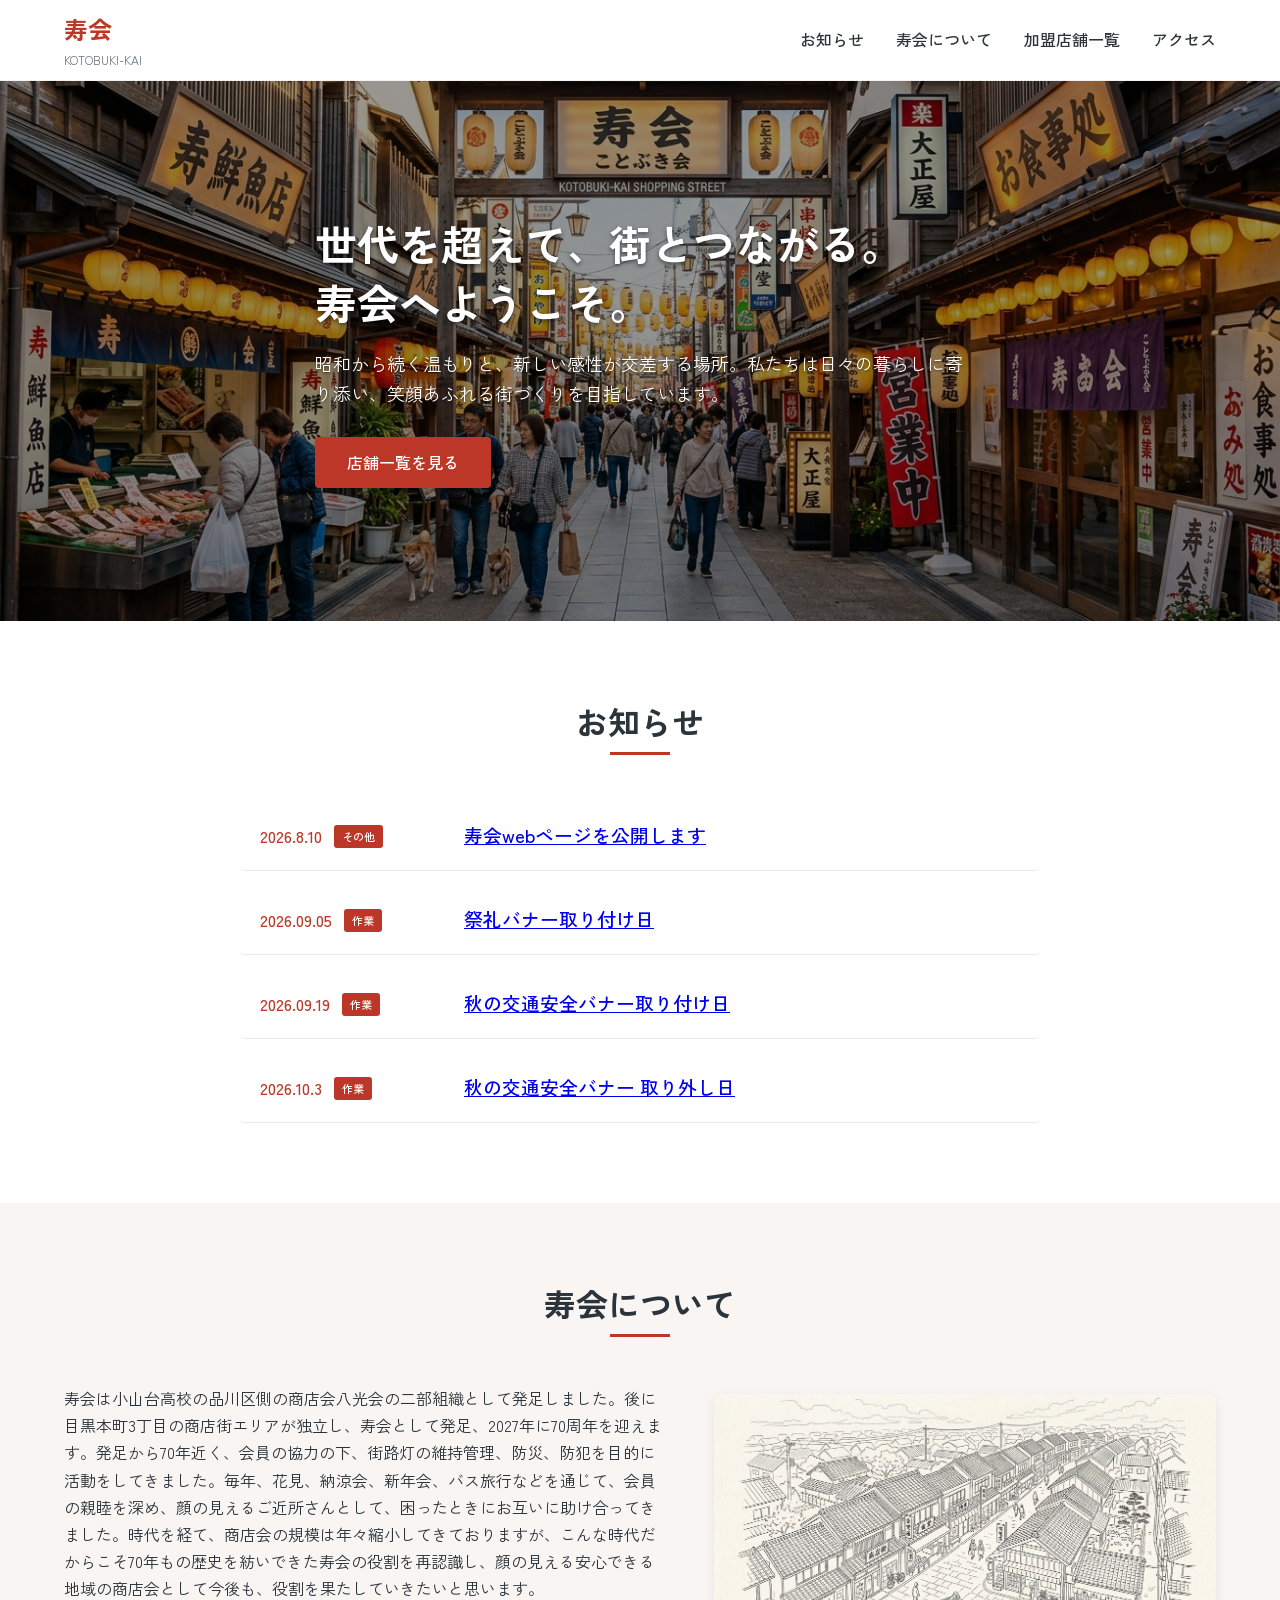
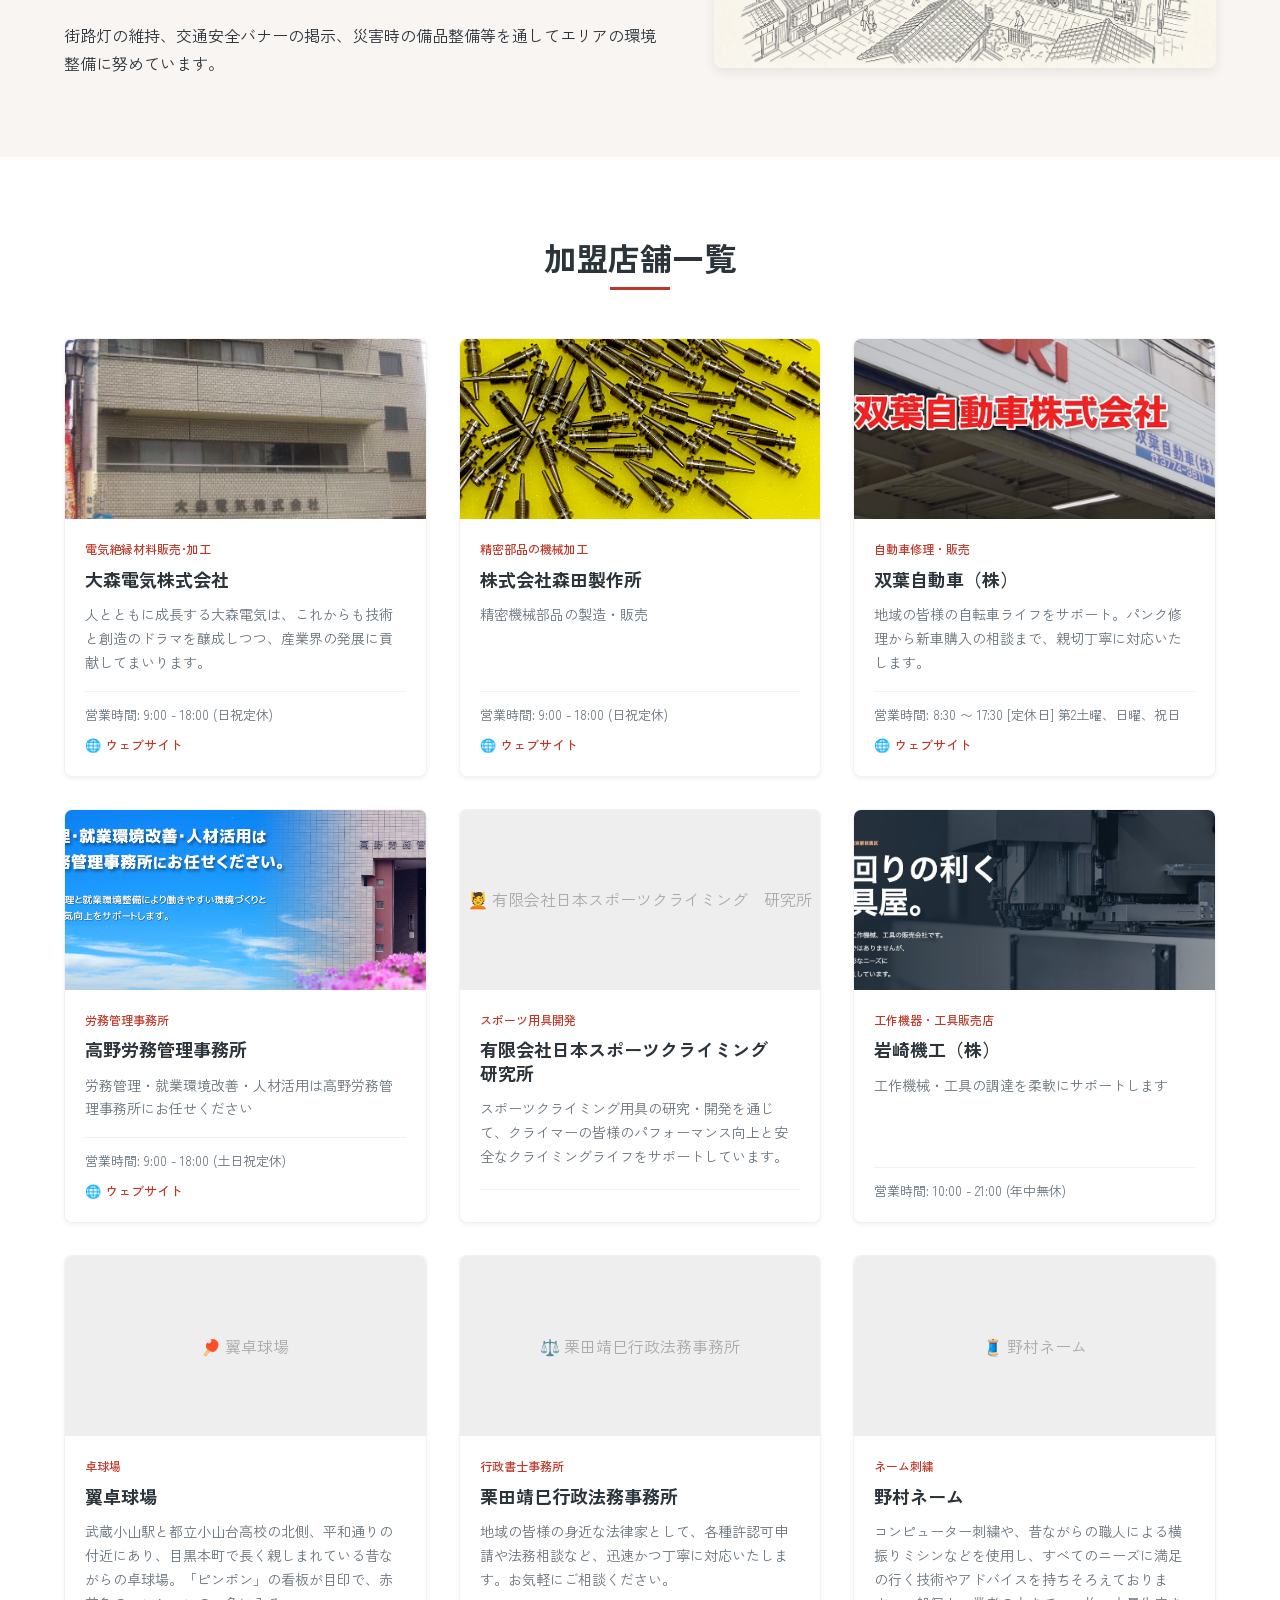
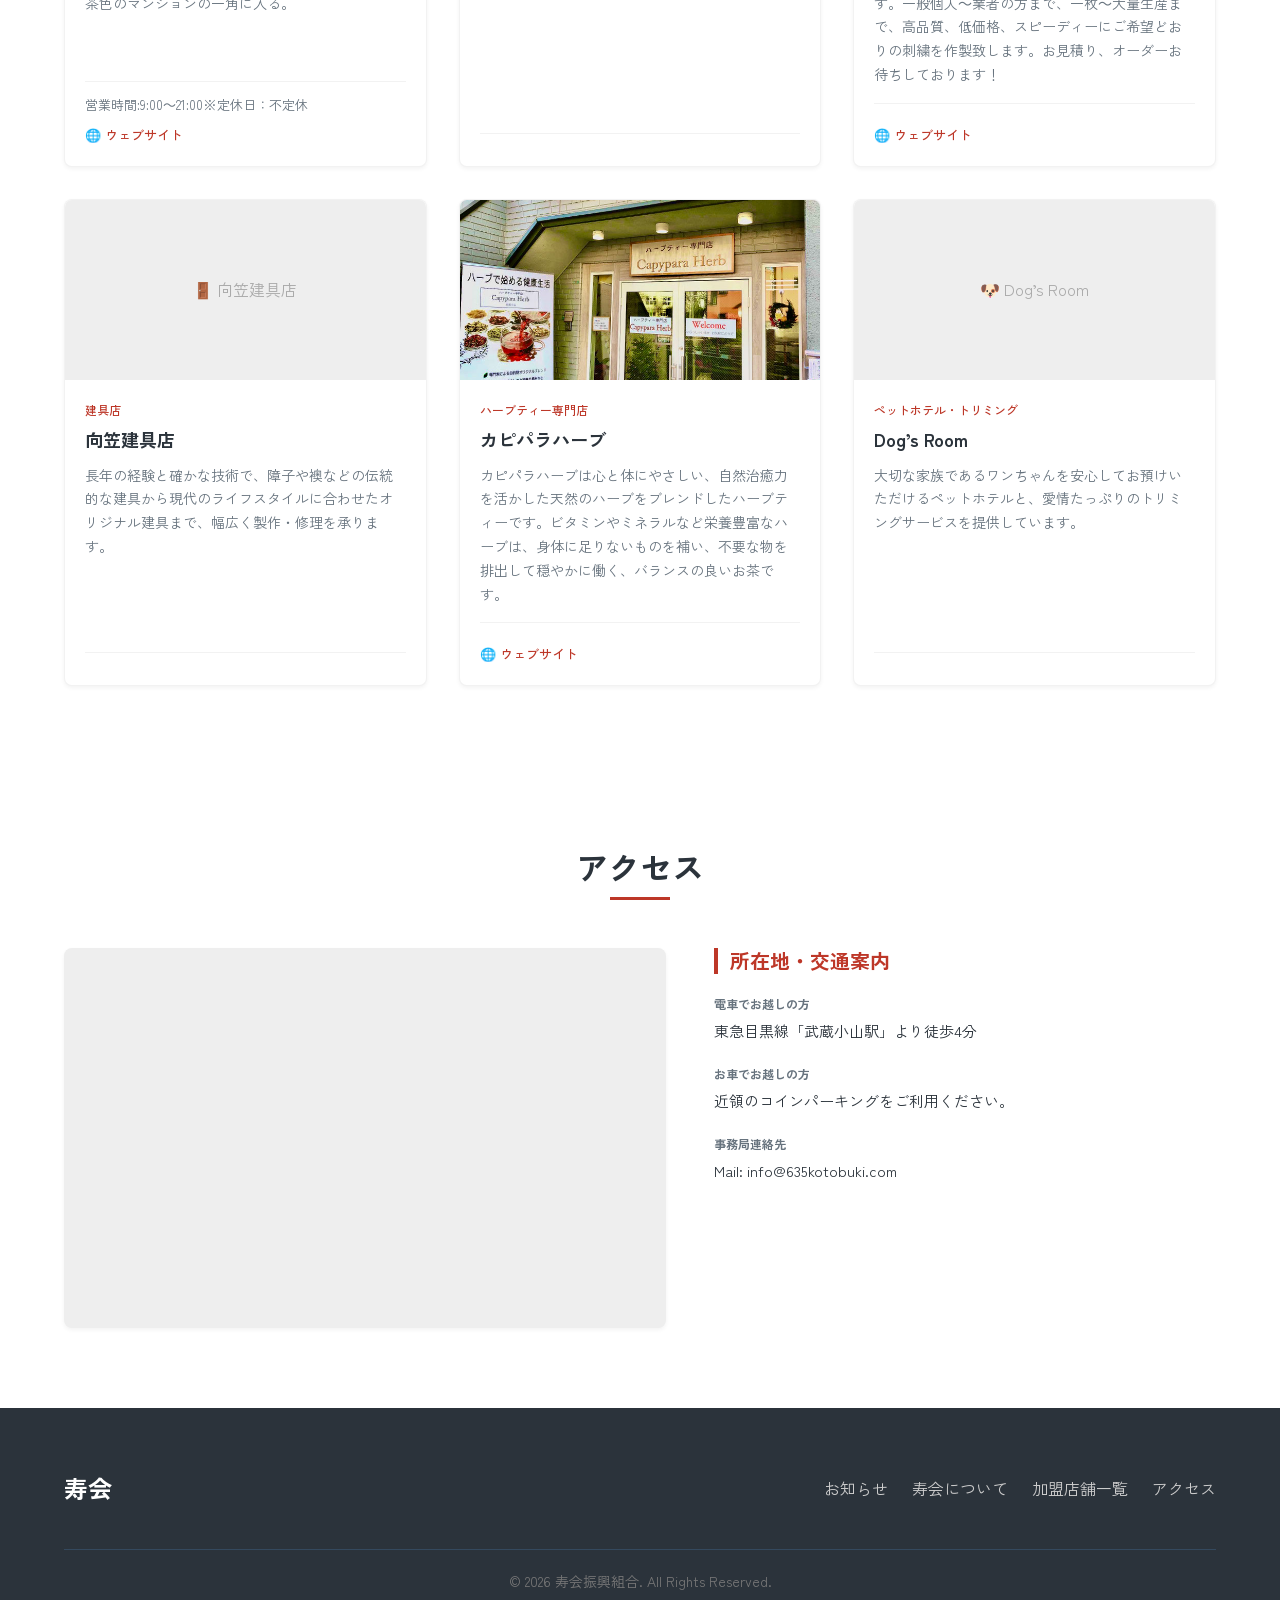
<file: index.html>
<!DOCTYPE html>
<html lang="ja">
<head>
  <meta charset="UTF-8">
  <meta name="viewport" content="width=device-width, initial-scale=1.0">
  <title>寿会 | 世代を超えて、街とつながる。</title>
  <meta name="description" content="寿会の公式紹介サイトです。最新のイベント情報、加盟店舗一覧、アクセス情報などを掲載しています。皆様のお越しを心よりお待ちしております。">
  <link rel="stylesheet" href="style.css">
</head>
<body>

  <!-- Header -->
  <header id="header">
    <div class="container header-container">
      <div class="logo">
        <a href="#header">
          <div>
            寿会
            <span class="logo-sub">KOTOBUKI-KAI</span>
          </div>
        </a>
      </div>
      
      <button class="menu-btn" id="menu-btn" aria-label="メニューを開く" aria-expanded="false">
        &#9776;
      </button>

      <nav>
        <ul class="nav-links" id="nav-links">
          <li><a href="#news">お知らせ</a></li>
          <li><a href="#about">寿会について</a></li>
          <li><a href="#shops">加盟店舗一覧</a></li>
          <li><a href="#access">アクセス</a></li>
        </ul>
      </nav>
    </div>
  </header>

  <main>
    <!-- Hero Section -->
    <section class="hero" id="hero">
      <div class="container">
        <div class="hero-content">
          <h2>世代を超えて、街とつながる。<br>寿会へようこそ。</h2>
          <p>昭和から続く温もりと、新しい感性が交差する場所。私たちは日々の暮らしに寄り添い、笑顔あふれる街づくりを目指しています。</p>
          <a href="#shops" class="btn">店舗一覧を見る</a>
        </div>
      </div>
    </section>

    <!-- News Section -->
    <section id="news">
      <div class="container">
        <div class="section-title">
          <h2>お知らせ</h2>
        </div>
        <div class="news-list" id="news-list-container">
          <!-- News will be dynamically loaded here -->
        </div>
      </div>
    </section>

    <!-- About Section -->
    <section id="about" class="about">
      <div class="container">
        <div class="section-title">
          <h2>寿会について</h2>
        </div>
        <div class="about-content">
          <div class="about-text">
            <p>寿会は小山台高校の品川区側の商店会八光会の二部組織として発足しました。後に目黒本町3丁目の商店街エリアが独立し、寿会として発足、2027年に70周年を迎えます。発足から70年近く、会員の協力の下、街路灯の維持管理、防災、防犯を目的に活動をしてきました。毎年、花見、納涼会、新年会、バス旅行などを通じて、会員の親睦を深め、顔の見えるご近所さんとして、困ったときにお互いに助け合ってきました。時代を経て、商店会の規模は年々縮小してきておりますが、こんな時代だからこそ70年もの歴史を紡いできた寿会の役割を再認識し、顔の見える安心できる地域の商店会として今後も、役割を果たしていきたいと思います。</p>
            <p>街路灯の維持、交通安全バナーの掲示、災害時の備品整備等を通してエリアの環境整備に努めています。</p>
          </div>
          <div class="about-image">
            <img src="assets/images/about_history.jpg" alt="古い商店街のイメージ">
          </div>
        </div>
      </div>
    </section>

    <!-- Shops Section -->
    <section id="shops">
      <div class="container">
        <div class="section-title">
          <h2>加盟店舗一覧</h2>
        </div>
        
        <div class="shop-grid" id="shop-grid-container">
          <!-- Shops will be dynamically loaded here -->
        </div>
      </div>
    </section>

    <!-- Access Section -->
    <section id="access">
      <div class="container">
        <div class="section-title">
          <h2>アクセス</h2>
        </div>
        <div class="access-content">
          <div class="map-container">
            <iframe src="https://www.google.com/maps/embed?pb=!1m14!1m12!1m3!1d451.15548856500925!2d139.70293400873757!3d35.622083081136985!2m3!1f0!2f0!3f0!3m2!1i1024!2i768!4f13.1!5e0!3m2!1sja!2sjp!4v1783677032292!5m2!1sja!2sjp" width="100%" height="100%" style="border:0;" allowfullscreen="" loading="lazy" referrerpolicy="strict-origin-when-cross-origin"></iframe>
          </div>
          <div class="access-info">
            <h3>所在地・交通案内</h3>
            <ul class="access-details">
              <li>
                <span class="label">電車でお越しの方</span>
                <span class="value">東急目黒線「武蔵小山駅」より徒歩4分</span>
              </li>
              <li>
                <span class="label">お車でお越しの方</span>
                <span class="value">近領のコインパーキングをご利用ください。</span>
              </li>
              <li>
                <span class="label">事務局連絡先</span>
                <span class="value">Mail: info@635kotobuki.com</span>
              </li>
            </ul>
          </div>
        </div>
      </div>
    </section>
  </main>

  <!-- Footer -->
  <footer>
    <div class="container">
      <div class="footer-content">
        <div class="footer-logo">寿会</div>
        <nav>
          <ul class="footer-nav">
            <li><a href="#news">お知らせ</a></li>
            <li><a href="#about">寿会について</a></li>
            <li><a href="#shops">加盟店舗一覧</a></li>
            <li><a href="#access">アクセス</a></li>
          </ul>
        </nav>
      </div>
      <div class="footer-copy">
        &copy; 2026 寿会振興組合. All Rights Reserved.
      </div>
    </div>
  </footer>

  <script>
    // Mobile Menu Toggle
    const menuBtn = document.getElementById('menu-btn');
    const navLinks = document.getElementById('nav-links');

    menuBtn.addEventListener('click', () => {
      const active = navLinks.classList.toggle('active');
      menuBtn.setAttribute('aria-expanded', active);
      menuBtn.innerHTML = active ? '&times;' : '&#9776;';
    });

    // Close mobile menu when links are clicked
    navLinks.querySelectorAll('a').forEach(link => {
      link.addEventListener('click', () => {
        navLinks.classList.remove('active');
        menuBtn.setAttribute('aria-expanded', 'false');
        menuBtn.innerHTML = '&#9776;';
      });
    });

    // Load shops dynamically
    fetch('shops.html')
      .then(response => response.text())
      .then(html => {
        const container = document.getElementById('shop-grid-container');
        if (container) {
          container.innerHTML = html;
        }
      })
      .catch(err => console.error('Error loading shops:', err));

    // Load news dynamically
    fetch('news.html')
      .then(response => response.text())
      .then(html => {
        const container = document.getElementById('news-list-container');
        if (container) {
          container.innerHTML = html;
        }
      })
      .catch(err => console.error('Error loading news:', err));
  </script>
</body>
</html>
</file>
<file: style.css>
/* style.css */

/* Google Fonts Import */
@import url('https://fonts.googleapis.com/css2?family=Noto+Sans+JP:wght@300;400;500;700&family=Zen+Kaku+Gothic+New:wght@400;500;700&display=swap');

/* CSS Variables */
:root {
  --primary-color: hsl(6, 65%, 45%); /* 温かみのある朱色 */
  --primary-color-hover: hsl(6, 65%, 35%);
  --secondary-color: hsl(35, 30%, 96%); /* 薄い生成り色 */
  --text-color: hsl(210, 15%, 20%); /* チャコールグレー */
  --text-light: hsl(210, 10%, 45%);
  --bg-color: hsl(0, 0%, 100%);
  --accent-color: hsl(45, 85%, 50%); /* 差し色のゴールド・黄 */
  
  --shadow-sm: 0 2px 4px rgba(0,0,0,0.05);
  --shadow-md: 0 4px 12px rgba(0,0,0,0.08);
  --shadow-lg: 0 10px 25px rgba(0,0,0,0.12);
  
  --transition-fast: 0.2s ease;
  --transition-normal: 0.3s ease;
  
  --max-width: 1200px;
}

/* Reset */
*, *::before, *::after {
  box-sizing: border-box;
  margin: 0;
  padding: 0;
}

html {
  scroll-behavior: smooth;
}

body {
  font-family: 'Zen Kaku Gothic New', 'Noto Sans JP', sans-serif;
  color: var(--text-color);
  background-color: var(--bg-color);
  line-height: 1.7;
}

/* Layout */
.container {
  max-width: var(--max-width);
  margin: 0 auto;
  padding: 0 24px;
}

/* Typography */
h1, h2, h3, h4 {
  font-weight: 700;
  line-height: 1.3;
}

/* Header */
header {
  position: sticky;
  top: 0;
  z-index: 100;
  background-color: rgba(255, 255, 255, 0.95);
  backdrop-filter: blur(8px);
  border-bottom: 1px solid rgba(0, 0, 0, 0.05);
  transition: background-color var(--transition-fast);
}

.header-container {
  display: flex;
  justify-content: space-between;
  align-items: center;
  height: 80px;
}

.logo a {
  font-size: 24px;
  font-weight: 700;
  color: var(--primary-color);
  text-decoration: none;
  display: flex;
  align-items: center;
  gap: 8px;
}

.logo-sub {
  font-size: 12px;
  color: var(--text-light);
  font-weight: 400;
  display: block;
}

.nav-links {
  display: flex;
  gap: 32px;
  list-style: none;
}

.nav-links a {
  text-decoration: none;
  color: var(--text-color);
  font-weight: 500;
  position: relative;
  padding: 8px 0;
  transition: color var(--transition-fast);
}

.nav-links a::after {
  content: '';
  position: absolute;
  bottom: 0;
  left: 0;
  width: 0;
  height: 2px;
  background-color: var(--primary-color);
  transition: width var(--transition-fast);
}

.nav-links a:hover {
  color: var(--primary-color);
}

.nav-links a:hover::after {
  width: 100%;
}

/* Hero Section */
.hero {
  position: relative;
  height: 60vh;
  min-height: 450px;
  display: flex;
  align-items: center;
  background-image: linear-gradient(rgba(0, 0, 0, 0.4), rgba(0, 0, 0, 0.45)), url('assets/images/hero.jpg');
  background-size: cover;
  background-position: center;
  color: #fff;
}

.hero-content {
  max-width: 650px;
  animation: fadeInUp 1s ease;
}

.hero h2 {
  font-size: 42px;
  margin-bottom: 16px;
  text-shadow: 0 2px 4px rgba(0,0,0,0.5);
  line-height: 1.4;
}

.hero p {
  font-size: 18px;
  margin-bottom: 28px;
  text-shadow: 0 1px 2px rgba(0,0,0,0.5);
}

.btn {
  display: inline-block;
  background-color: var(--primary-color);
  color: #fff;
  padding: 12px 32px;
  text-decoration: none;
  border-radius: 4px;
  font-weight: 500;
  transition: background-color var(--transition-fast), transform var(--transition-fast), box-shadow var(--transition-fast);
  box-shadow: 0 4px 6px rgba(0,0,0,0.15);
}

.btn:hover {
  background-color: var(--primary-color-hover);
  transform: translateY(-2px);
  box-shadow: 0 6px 12px rgba(0,0,0,0.2);
}

/* Section Common */
section {
  padding: 80px 0;
}

.section-title {
  text-align: center;
  margin-bottom: 48px;
  position: relative;
}

.section-title h2 {
  font-size: 32px;
  color: var(--text-color);
  display: inline-block;
  padding-bottom: 12px;
}

.section-title h2::after {
  content: '';
  position: absolute;
  bottom: 0;
  left: 50%;
  transform: translateX(-50%);
  width: 60px;
  height: 3px;
  background-color: var(--primary-color);
}

/* News Section */
.news-list {
  display: flex;
  flex-direction: column;
  gap: 16px;
  max-width: 800px;
  margin: 0 auto;
}

.news-item {
  display: flex;
  gap: 24px;
  padding: 20px;
  border-bottom: 1px solid rgba(0, 0, 0, 0.08);
  transition: background-color var(--transition-fast);
  text-decoration: none;
  color: inherit;
  border-radius: 4px;
}

.news-item:hover {
  background-color: var(--secondary-color);
}

.news-meta {
  display: flex;
  gap: 12px;
  align-items: center;
  min-width: 180px;
}

.news-date {
  font-weight: 500;
  color: var(--primary-color);
}

.news-category {
  background-color: var(--primary-color);
  color: #fff;
  padding: 2px 8px;
  font-size: 11px;
  border-radius: 3px;
  font-weight: 500;
}

.news-category.event {
  background-color: hsl(45, 85%, 45%);
}

.news-category.info {
  background-color: hsl(200, 70%, 40%);
}

.news-title {
  flex-grow: 1;
  font-weight: 500;
}

/* About Section */
.about {
  background-color: var(--secondary-color);
}

.about-content {
  display: grid;
  grid-template-columns: 1.2fr 1fr;
  gap: 48px;
  align-items: center;
}

.about-text p {
  margin-bottom: 20px;
  color: var(--text-color);
}

.about-text p:last-child {
  margin-bottom: 0;
}

.about-stats {
  display: grid;
  grid-template-columns: repeat(3, 1fr);
  gap: 20px;
  margin-top: 32px;
}

.stat-item {
  text-align: center;
  background: #fff;
  padding: 20px;
  border-radius: 6px;
  box-shadow: var(--shadow-sm);
}

.stat-number {
  font-size: 28px;
  font-weight: 700;
  color: var(--primary-color);
}

.stat-label {
  font-size: 12px;
  color: var(--text-light);
}

.about-image {
  border-radius: 8px;
  overflow: hidden;
  box-shadow: var(--shadow-md);
}

.about-image img {
  width: 100%;
  height: auto;
  display: block;
}

/* Shops Section */
.shop-grid {
  display: grid;
  grid-template-columns: repeat(auto-fill, minmax(280px, 1fr));
  gap: 32px;
}

.shop-card {
  background: #fff;
  border-radius: 8px;
  overflow: hidden;
  box-shadow: var(--shadow-sm);
  transition: transform var(--transition-normal), box-shadow var(--transition-normal);
  border: 1px solid rgba(0, 0, 0, 0.05);
  display: flex;
  flex-direction: column;
}

.shop-card:hover {
  transform: translateY(-8px);
  box-shadow: var(--shadow-lg);
}

.shop-img {
  height: 180px;
  background-color: #eee;
  display: flex;
  align-items: center;
  justify-content: center;
  color: #aaa;
  position: relative;
  overflow: hidden;
}

.shop-img img {
  width: 100%;
  height: 100%;
  object-fit: cover;
}

.shop-info {
  padding: 20px;
  display: flex;
  flex-direction: column;
  flex-grow: 1;
}

.shop-category {
  font-size: 12px;
  color: var(--primary-color);
  font-weight: 500;
  margin-bottom: 8px;
}

.shop-name {
  font-size: 18px;
  margin-bottom: 12px;
}

.shop-desc {
  font-size: 14px;
  color: var(--text-light);
  flex-grow: 1;
  margin-bottom: 16px;
}

.shop-details {
  border-top: 1px solid rgba(0,0,0,0.05);
  padding-top: 12px;
  font-size: 13px;
  color: var(--text-light);
}

.shop-url {
  margin-top: 8px;
  font-size: 13px;
}

.shop-url a {
  color: var(--primary-color);
  text-decoration: none;
  font-weight: 500;
  display: inline-flex;
  align-items: center;
  gap: 4px;
  transition: color var(--transition-fast);
}

.shop-url a:hover {
  color: var(--primary-color-hover);
  text-decoration: underline;
}


/* Access Section */
.access-content {
  display: grid;
  grid-template-columns: 1.2fr 1fr;
  gap: 48px;
}

.map-container {
  height: 380px;
  background-color: #eee;
  border-radius: 8px;
  overflow: hidden;
  position: relative;
  box-shadow: var(--shadow-sm);
}

.map-placeholder {
  width: 100%;
  height: 100%;
  display: flex;
  flex-direction: column;
  justify-content: center;
  align-items: center;
  color: var(--text-light);
  text-align: center;
  padding: 20px;
}

.map-placeholder svg {
  width: 48px;
  height: 48px;
  margin-bottom: 12px;
  color: var(--primary-color);
}

.access-info h3 {
  font-size: 20px;
  margin-bottom: 20px;
  color: var(--primary-color);
  border-left: 4px solid var(--primary-color);
  padding-left: 12px;
}

.access-details {
  list-style: none;
}

.access-details li {
  margin-bottom: 20px;
  display: flex;
  flex-direction: column;
}

.access-details li:last-child {
  margin-bottom: 0;
}

.access-details span.label {
  font-size: 12px;
  color: var(--text-light);
  font-weight: 700;
  margin-bottom: 4px;
}

.access-details span.value {
  font-size: 15px;
}

/* Footer */
footer {
  background-color: var(--text-color);
  color: #fff;
  padding: 60px 0 20px;
}

.footer-content {
  display: flex;
  justify-content: space-between;
  align-items: center;
  margin-bottom: 40px;
  flex-wrap: wrap;
  gap: 24px;
}

.footer-logo {
  font-size: 24px;
  font-weight: 700;
  color: #fff;
}

.footer-nav {
  display: flex;
  gap: 24px;
  list-style: none;
}

.footer-nav a {
  color: #ccc;
  text-decoration: none;
  transition: color var(--transition-fast);
}

.footer-nav a:hover {
  color: #fff;
}

.footer-copy {
  text-align: center;
  color: #777;
  font-size: 14px;
  border-top: 1px solid #34495e;
  padding-top: 20px;
}

/* Mobile Menu Button */
.menu-btn {
  display: none;
  background: none;
  border: none;
  font-size: 28px;
  cursor: pointer;
  color: var(--text-color);
  z-index: 101;
}

/* Animations */
@keyframes fadeInUp {
  from {
    opacity: 0;
    transform: translateY(20px);
  }
  to {
    opacity: 1;
    transform: translateY(0);
  }
}

/* Responsive */
@media (max-width: 992px) {
  .about-content {
    grid-template-columns: 1fr;
    gap: 32px;
  }
  .about-image {
    order: -1;
  }
  
  .access-content {
    grid-template-columns: 1fr;
    gap: 32px;
  }
}

@media (max-width: 768px) {
  .header-container {
    height: 70px;
  }
  
  .menu-btn {
    display: block;
  }
  
  .nav-links {
    display: flex;
    position: fixed;
    top: 0;
    right: -100%;
    width: 250px;
    height: 100vh;
    background-color: #fff;
    flex-direction: column;
    gap: 0;
    padding-top: 80px;
    box-shadow: var(--shadow-lg);
    transition: right var(--transition-normal);
    z-index: 100;
  }
  
  .nav-links.active {
    right: 0;
  }
  
  .nav-links li {
    width: 100%;
    text-align: left;
  }
  
  .nav-links a {
    display: block;
    padding: 16px 24px;
    border-bottom: 1px solid rgba(0, 0, 0, 0.05);
  }
  
  .nav-links a::after {
    display: none;
  }
  
  .hero h2 {
    font-size: 32px;
  }
  
  .hero p {
    font-size: 16px;
  }
  
  .about-stats {
    grid-template-columns: 1fr;
    gap: 12px;
  }
  
  .footer-content {
    flex-direction: column;
    align-items: center;
  }
  
  .footer-nav {
    flex-direction: column;
    align-items: center;
    gap: 16px;
  }
}
</file>
